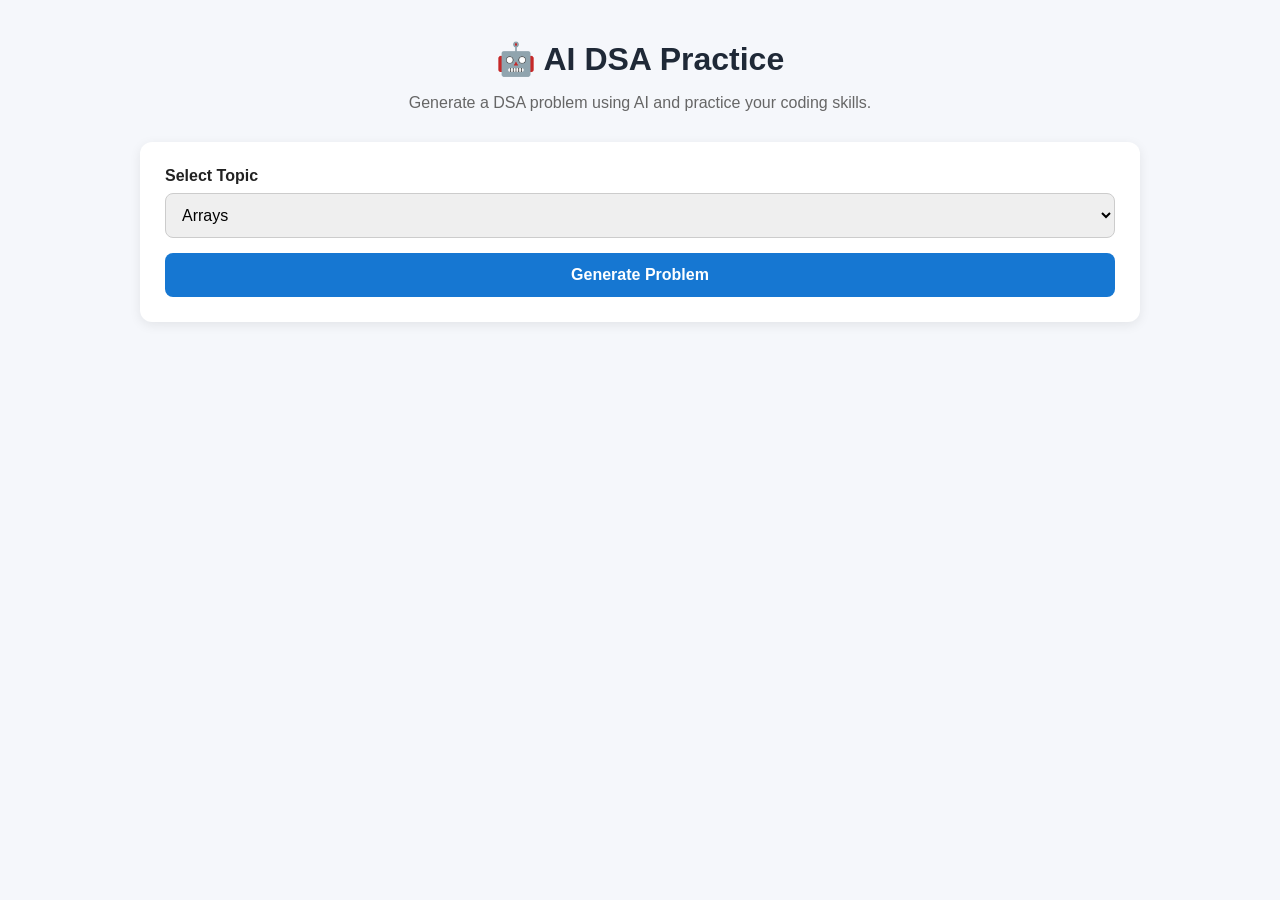
<file: HTML/aidsa.html>
<!DOCTYPE html>
<html lang="en">

<head>
    <meta charset="UTF-8">
    <meta name="viewport" content="width=device-width, initial-scale=1.0">

    <title>AI DSA Practice</title>

    <link rel="stylesheet" href="../CSS/aidsa.css">
</head>

<body>

    <div class="container">

        <h1>🤖 AI DSA Practice</h1>

        <p class="subtitle">
            Generate a DSA problem using AI and practice your coding skills.
        </p>

        <div class="setup">

            <label for="topic">
                Select Topic
            </label>

            <select id="topic">

                <option value="Arrays">
                    Arrays
                </option>

                <option value="Strings">
                    Strings
                </option>

                <option value="Linked List">
                    Linked List
                </option>

                <option value="Stack">
                    Stack
                </option>

                <option value="Queue">
                    Queue
                </option>

                <option value="Binary Search">
                    Binary Search
                </option>

                <option value="Trees">
                    Trees
                </option>

                <option value="Recursion">
                    Recursion
                </option>

                <option value="Sorting">
                    Sorting
                </option>

                <option value="Hashing">
                    Hashing
                </option>

            </select>

            <button id="generateBtn">
                Generate Problem
            </button>

        </div>

        <div id="loading">
            Generating problem...
        </div>

        <div id="result">

        </div>

    </div>

    <script src="../JS/aidsa.js"></script>

</body>

</html>
</file>
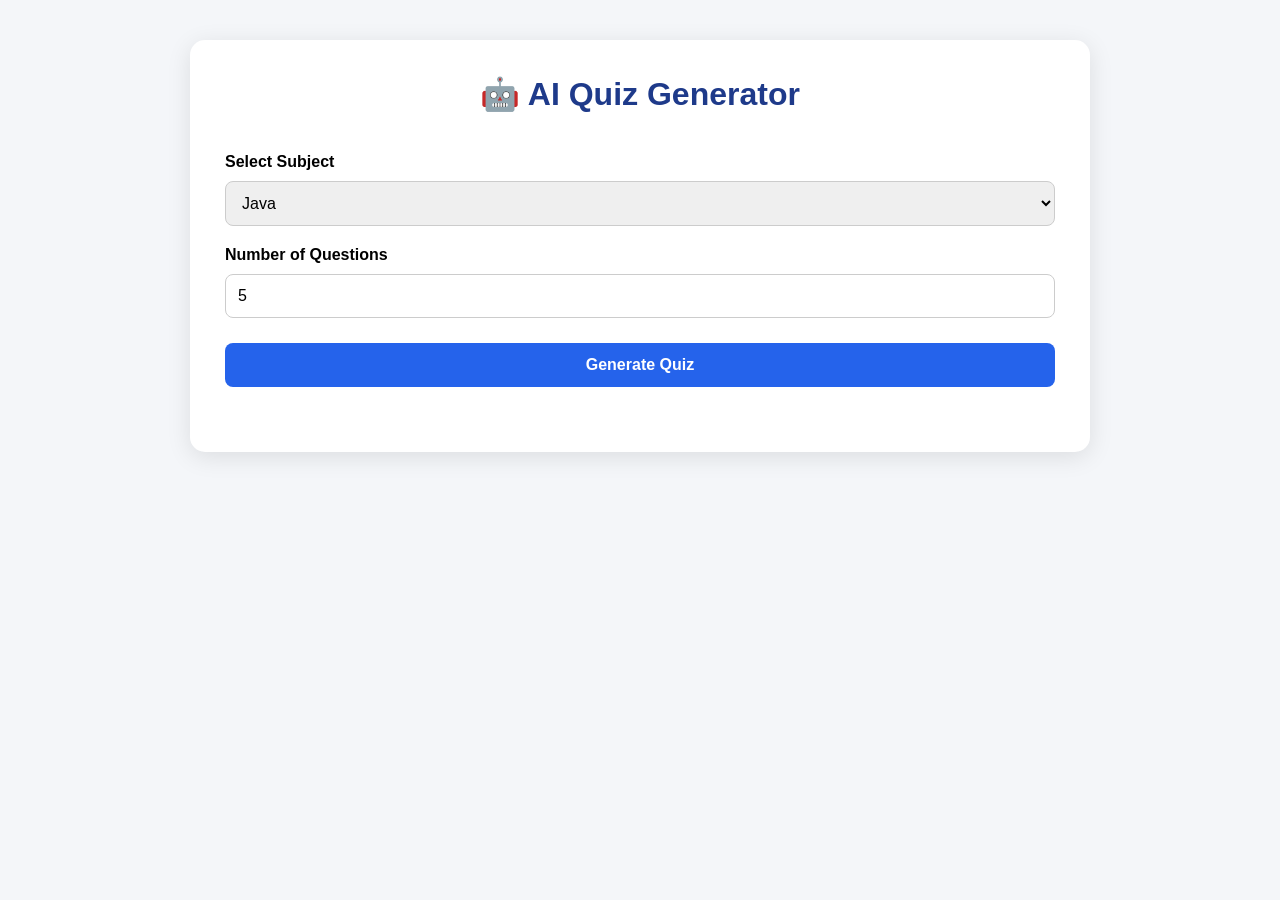
<file: HTML/aiquiz.html>
<!DOCTYPE html>
<html lang="en">

<head>
    <meta charset="UTF-8">
    <meta name="viewport" content="width=device-width, initial-scale=1.0">

    <title>AI Quiz</title>

    <link rel="stylesheet" href="../CSS/aiquiz.css">
</head>

<body>

    <div class="quiz-container">

        <h1>🤖 AI Quiz Generator</h1>

        <div id="setup">

            <label for="subject">Select Subject</label>

            <select id="subject">

                <option value="Java">Java</option>
                <option value="Python">Python</option>
                <option value="C">C</option>
                <option value="SQL">SQL</option>
                <option value="DBMS">DBMS</option>
                <option value="OS">Operating System</option>
                <option value="Computer Networks">Computer Networks</option>
                <option value="DSA">DSA</option>

            </select>

            <label for="numberOfQuestions">
                Number of Questions
            </label>

            <input
                type="number"
                id="numberOfQuestions"
                min="1"
                max="20"
                value="5"
            >

            <button id="generateBtn">
                Generate Quiz
            </button>

        </div>


        <div id="loading" class="loading hidden">
            🤖 Generating questions...
        </div>


        <div id="quizArea" class="hidden">

            <div id="scoreBox"></div>

            <div id="questionsContainer"></div>

            <button id="submitBtn">
                Submit Quiz
            </button>

            <div id="quizResult"></div>

        </div>

    </div>


    <script src="../JS/aiquiz.js"></script>

</body>

</html>
</file>
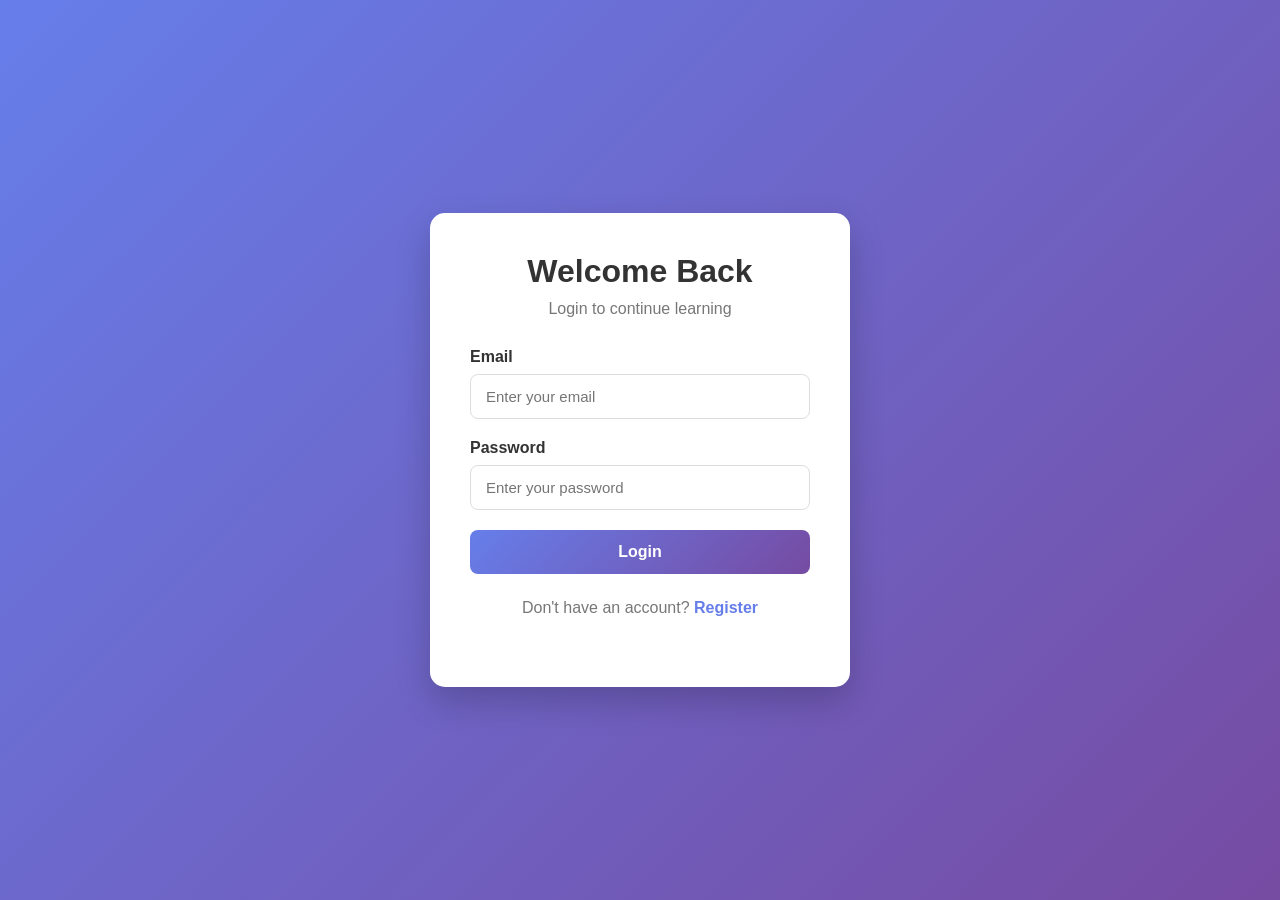
<file: HTML/courses.html>
<!DOCTYPE html>
<html lang="en">

<head>
    <meta charset="UTF-8">
    <meta name="viewport" content="width=device-width, initial-scale=1.0">

    <title>Courses - E-Learning</title>

    <link rel="stylesheet" href="../CSS/dashboard.css">
</head>

<body>

    <!-- Sidebar -->
    <div class="sidebar">

        <div class="logo">
            <h2>E-Learning</h2>
        </div>

        <ul class="nav-links">

            <li>
                <a href="dashboard.html">🏠 Dashboard</a>
            </li>

            <li class="active">
                <a href="courses.html">📚 Courses</a>
            </li>

            <li>
                <a href="mylearning.html">🎓 My Learning</a>
            </li>
             <li>
                <a href="quizsubjects.html">📝 Quiz</a>
            </li>

            <li>
                <a href="aiquiz.html">🤖 AI Quiz</a>
            </li>
            <li>
    <a href="studentprofile.html">👤 Student Profile</a>
</li>
 <li>
            <a href="aidsa.html">🧠 AI DSA Practice</a>
        </li>
        <li>
    <a href="results.html">📊 Results</a>
</li>

            <li>
                <a href="#" onclick="logout()">🚪 Logout</a>
            </li>

        </ul>

    </div>


    <!-- Main Content -->
    <div class="main-content">

        <div class="header">

            <div>
                <h1>Available Courses</h1>
                <p>Explore courses and start learning.</p>
            </div>

            <div class="user-info">
                <span id="userEmail"></span>
            </div>

        </div>


        <!-- Courses -->
        <div id="courseContainer" class="course-container">

            <p>Loading courses...</p>

        </div>

    </div>


    <script src="../JS/courses.js"></script>

</body>

</html>
</file>
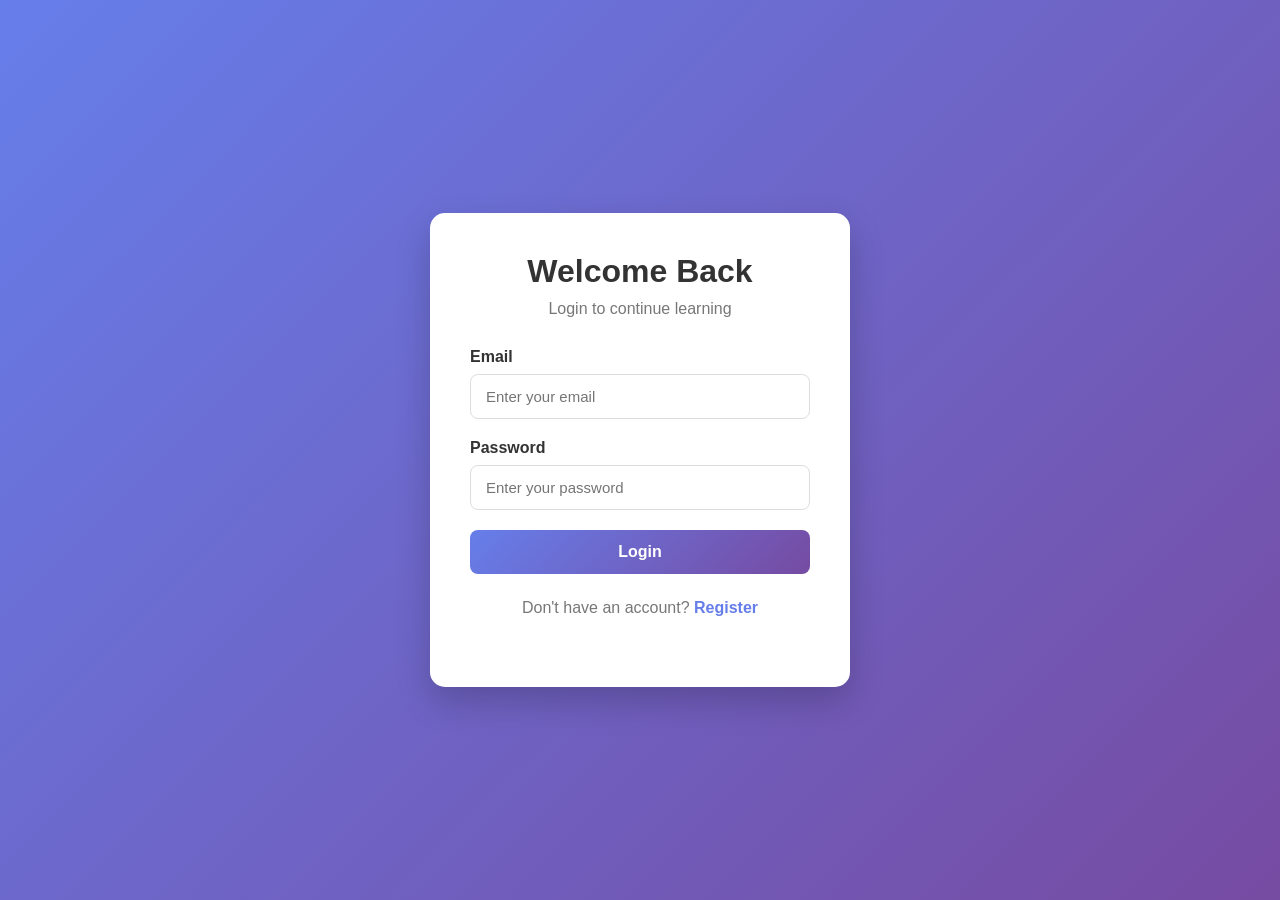
<file: HTML/dashboard.html>
<!DOCTYPE html>
<html lang="en">

<head>

    <meta charset="UTF-8">

    <meta name="viewport" content="width=device-width, initial-scale=1.0">

    <title>E-Learning Dashboard</title>

    <link rel="stylesheet" href="../CSS/dashboard.css">

</head>

<body>

    <!-- Sidebar -->

    <div class="sidebar">

        <div class="logo">
            <h2>E-Learning</h2>
        </div>

        <ul class="nav-links">

            <li class="active">
                <a href="dashboard.html">🏠 Dashboard</a>
            </li>

            <li>
                <a href="courses.html">📚 Courses</a>
            </li>

            <li>
                <a href="mylearning.html">🎓 My Learning</a>
            </li>

            <li>
                <a href="quizsubjects.html">📝 Quiz</a>
            </li>

            <li>
                <a href="aiquiz.html">🤖 AI Quiz</a>
            </li>

            <li>
                <a href="aidsa.html">🧠 AI DSA Practice</a>
            </li>

            <li>
                <a href="studentprofile.html">👤 Student Profile</a>
            </li>
            <li>
    <a href="results.html">📊 Results</a>
</li>

            <li>
                <a href="#" onclick="logout()">🚪 Logout</a>
            </li>

        </ul>

    </div>


    <!-- Main Content -->

    <div class="main-content">

        <!-- Header -->

        <div class="header">

            <div>

                <h1>Dashboard</h1>

                <p>
                    Welcome back! Continue your learning journey.
                </p>

            </div>

            <div class="user-info">

                <span id="userEmail">User</span>

            </div>

        </div>


        <!-- Statistics Cards -->

        <div class="stats-container">

            <div class="card">

                <h3>Total Courses</h3>

                <p id="totalCourses">0</p>

            </div>

            <div class="card">

                <h3>My Courses</h3>

                <p id="myCourses">0</p>

            </div>

            <div class="card">

                <h3>Total Students</h3>

                <p id="totalStudents">0</p>

            </div>

        </div>


        <!-- Welcome Section -->

        <div class="welcome-section">

            <h2>
                Start Learning Today 🚀
            </h2>

            <p>
                Explore new courses, improve your skills,
                and track your learning progress.
            </p>

            <a href="courses.html">

                <button class="explore-btn">
                    Explore Courses
                </button>

            </a>

        </div>


        <!-- Available Courses -->

        <div class="recent-section">

            <h2>
                Available Courses
            </h2>

            <div id="courseContainer"
                 class="course-container">

                <p>
                    Loading courses...
                </p>

            </div>

        </div>


        <!-- Recent Quiz Results -->

        <div class="recent-section">

            <h2>
                Recent Quiz Results
            </h2>

            <div id="quizResultContainer"
                 class="course-container">

                <p>
                    Loading quiz results...
                </p>

            </div>

        </div>


    </div>


    <script src="../JS/dashboard.js"></script>

</body>

</html>
</file>
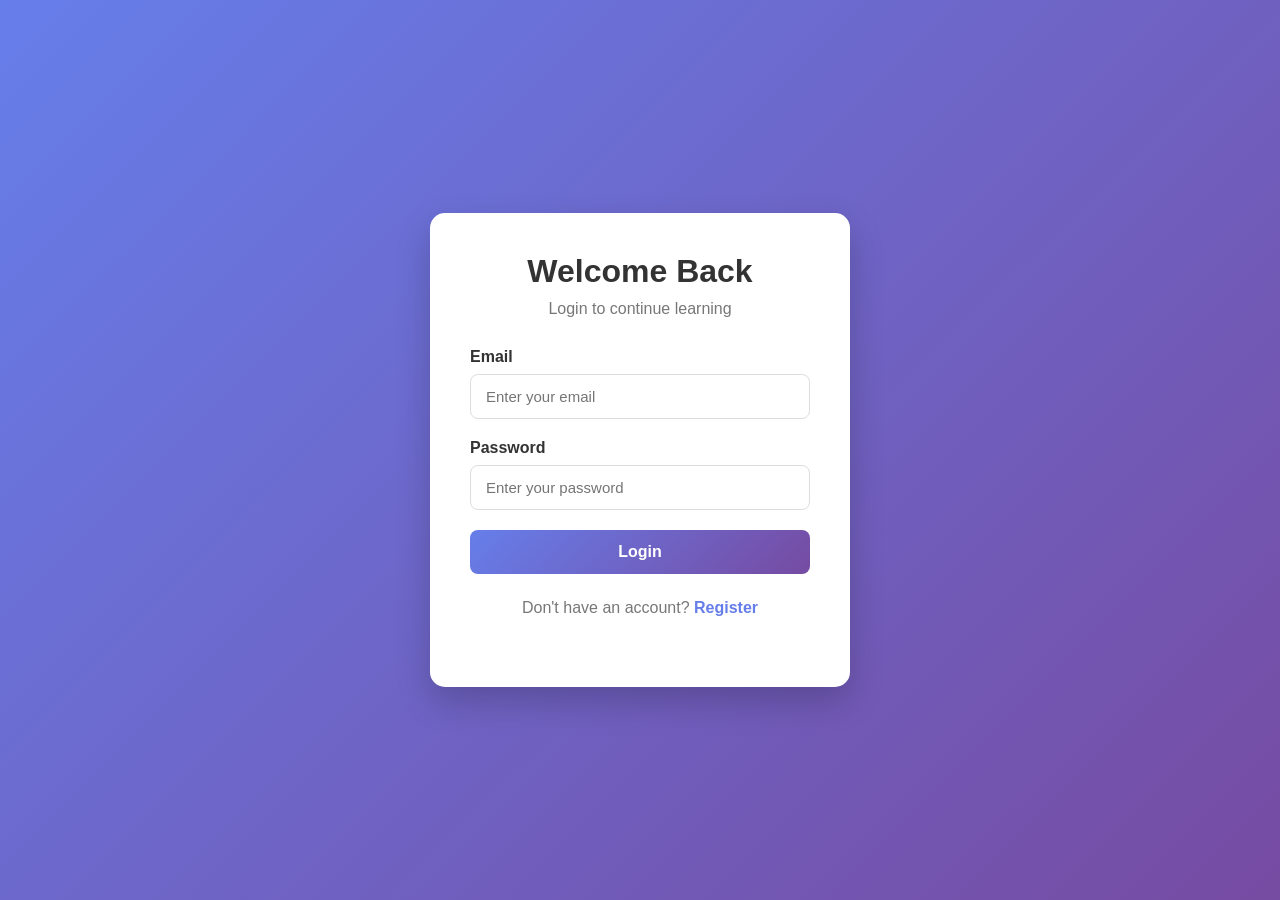
<file: HTML/login.html>
<!DOCTYPE html>
<html lang="en">
<head>
    <meta charset="UTF-8">
    <meta name="viewport" content="width=device-width, initial-scale=1.0">

    <title>Login - E-Learning</title>

    <link rel="stylesheet" href="../CSS/style.css">
</head>

<body>

    <div class="container">

        <div class="register-box">

            <h1>Welcome Back</h1>
            <p>Login to continue learning</p>

            <form id="loginfrm">

                <div class="input-group">
                    <label>Email</label>
                    <input 
                        type="email" 
                        id="email" 
                        placeholder="Enter your email" 
                        required
                    >
                </div>

                <div class="input-group">
                    <label>Password</label>
                    <input 
                        type="password" 
                        id="password" 
                        placeholder="Enter your password" 
                        required
                    >
                </div>

                <button type="submit">Login</button>

            </form>

            <p class="login-text">
                Don't have an account?
                <a href="register.html">Register</a>
            </p>

        </div>

    </div>

    <script src="../JS/login.js"></script>

</body>
</html>
</file>
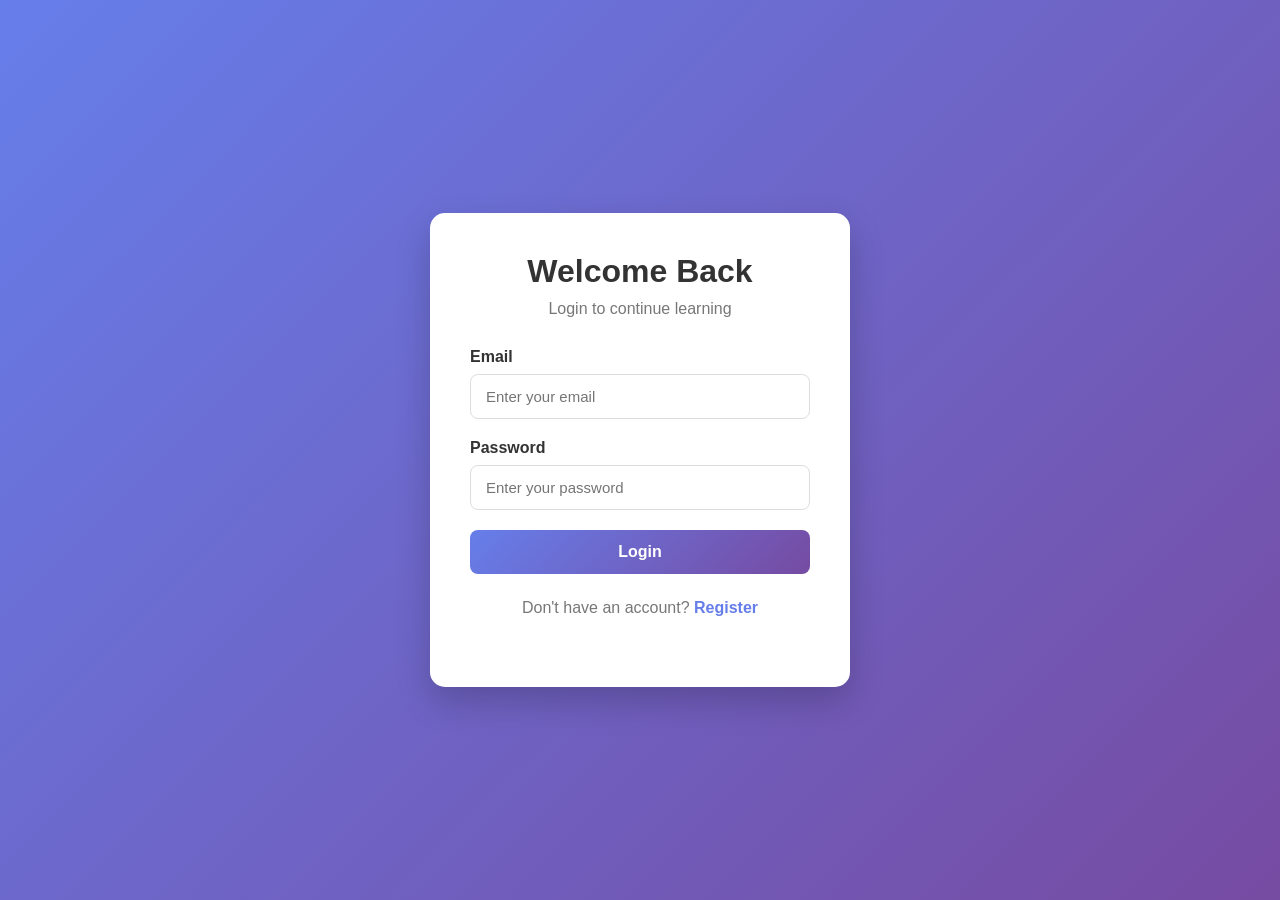
<file: HTML/mylearning.html>
<!DOCTYPE html>
<html lang="en">

<head>
    <meta charset="UTF-8">
    <meta name="viewport" content="width=device-width, initial-scale=1.0">

    <title>My Learning</title>

    <link rel="stylesheet" href="../CSS/mylearning.css">
</head>

<body>

    <!-- Sidebar -->
    <div class="sidebar">

        <div class="logo">
            <h2>E-Learning</h2>
        </div>

        <ul class="nav-links">

            <li>
                <a href="dashboard.html">🏠 Dashboard</a>
            </li>

            <li>
                <a href="courses.html">📚 Courses</a>
            </li>

            <li class="active">
                <a href="mylearning.html">🎓 My Learning</a>
            </li>

            <li>
                <a href="quizsubjects.html">📝 Quiz</a>
            </li>

            <li>
                <a href="aiquiz.html">🤖 AI Quiz</a>
            </li>

            <li>
                <a href="aidsa.html">🧠 AI DSA Practice</a>
            </li>

            <li>
                <a href="studentprofile.html">👤 Student Profile</a>
            </li>
            <li>
    <a href="results.html">📊 Results</a>
</li>

            <li>
                <a href="#" onclick="logout()">🚪 Logout</a>
            </li>

        </ul>

    </div>


    <!-- Main Content -->
    <div class="main-content">

        <div class="header">

            <div>
                <h1>My Learning</h1>
                <p>View your enrolled courses, materials and quiz performance.</p>
            </div>

            <div class="user-info">
                <span id="userEmail">User</span>
            </div>

        </div>


        <!-- Enrolled Courses -->
        <div class="learning-section">

            <h2>📚 My Enrolled Courses</h2>

            <div id="courseContainer" class="course-container">

                <p>Loading your courses...</p>

            </div>

        </div>


        <!-- Course Materials -->
        <div class="learning-section">

            <h2>📖 Course Materials</h2>

            <div id="materialContainer" class="material-container">

                <p>Select an enrolled course to view its materials.</p>

            </div>

        </div>


        <!-- Quiz Results -->
        <div class="learning-section">

            <h2>📝 Quiz Results</h2>

            <div id="quizResultContainer" class="quiz-result-container">

                <p>Loading your quiz results...</p>

            </div>

        </div>

    </div>


    <script src="../JS/mylearning.js"></script>

</body>

</html>
</file>
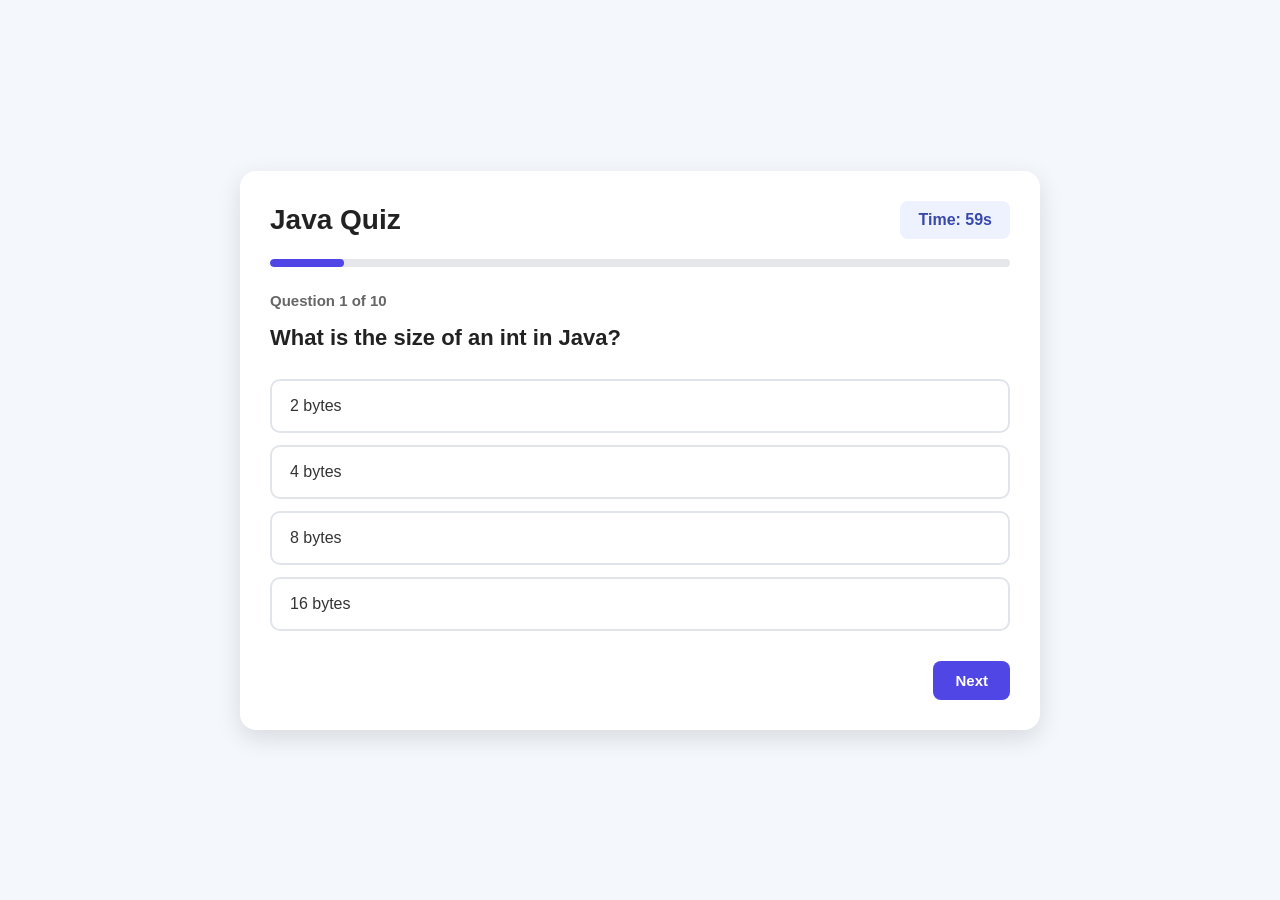
<file: HTML/quiz.html>
<!DOCTYPE html>
<html lang="en">
<head>
    <meta charset="UTF-8">
    <meta name="viewport" content="width=device-width, initial-scale=1.0">
    <title>Quiz</title>
    <link rel="stylesheet" href="../CSS/quiz.css">
</head>

<body>

    <div class="quiz-container">

        <div class="quiz-header">
            <div class="quiz-title" id="quizTitle">
                Quiz
            </div>

            <div class="timer">
                Time: <span id="timer">60</span>s
            </div>
        </div>

        <div class="progress-container">
            <div class="progress-bar" id="progressBar"></div>
        </div>

        <div class="question-number" id="questionNumber">
            Question 1 of 10
        </div>

        <div class="question" id="question">
            Loading question...
        </div>

        <div class="options" id="options">
        </div>

        <div class="buttons">

            <button class="previous-btn" id="previousBtn">
                Previous
            </button>

            <button class="next-btn" id="nextBtn">
                Next
            </button>

            <button class="submit-btn" id="submitBtn">
                Submit Quiz
            </button>

        </div>

    </div>

    <script src="../JS/quiz.js"></script>

</body>
</html>
</file>
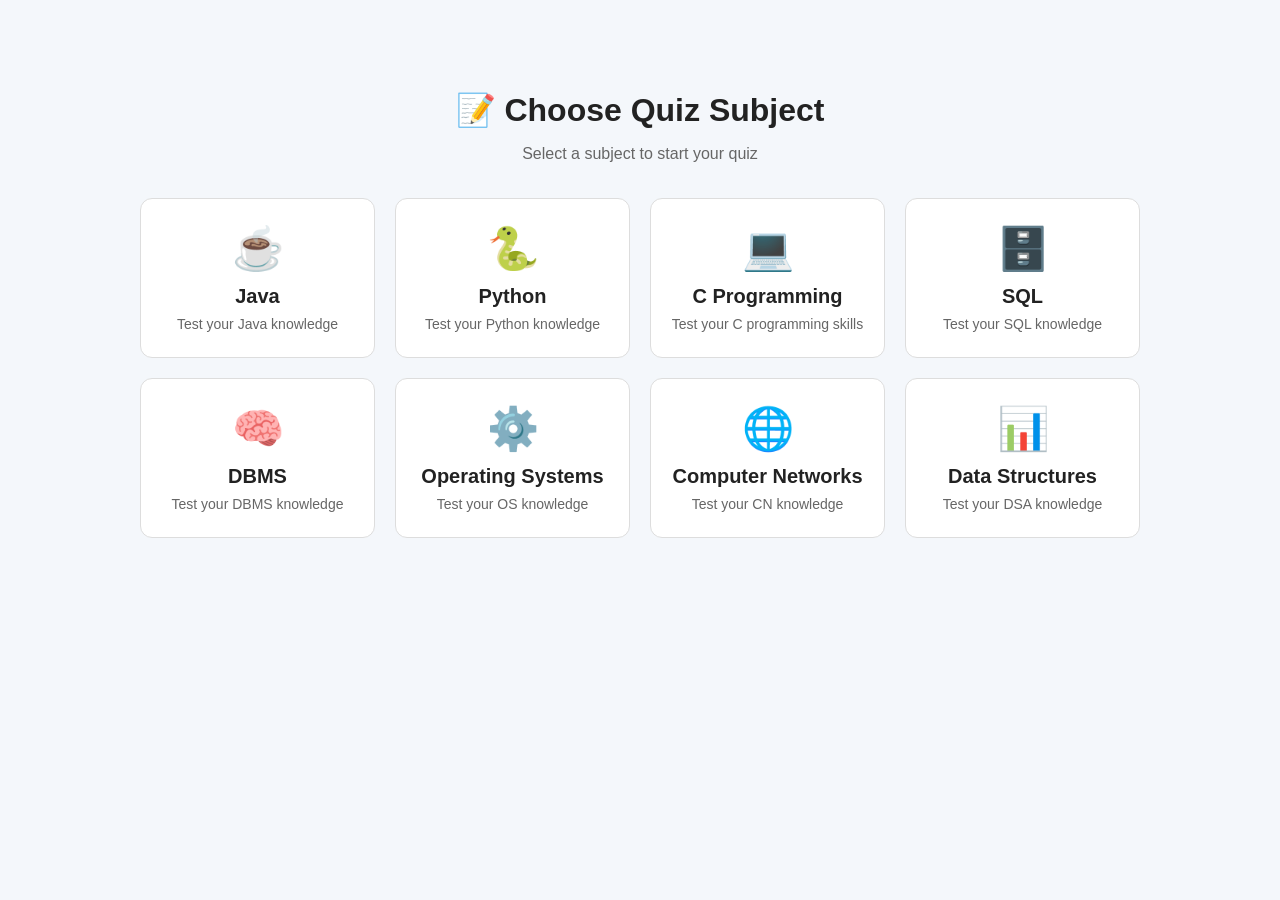
<file: HTML/quizsubjects.html>
<!DOCTYPE html>
<html lang="en">

<head>

    <meta charset="UTF-8">

    <meta name="viewport" content="width=device-width, initial-scale=1.0">

    <title>Choose Quiz Subject</title>

    <link rel="stylesheet" href="../CSS/quizsubjects.css">

</head>

<body>

    <div class="subject-container">

        <h1>📝 Choose Quiz Subject</h1>

        <p>Select a subject to start your quiz</p>


        <div class="subjects">

            <a href="#" class="subject-card" data-subject="Java">

                <div class="subject-icon">☕</div>

                <h2>Java</h2>

                <p>Test your Java knowledge</p>

            </a>


            <a href="#" class="subject-card" data-subject="Python">

                <div class="subject-icon">🐍</div>

                <h2>Python</h2>

                <p>Test your Python knowledge</p>

            </a>


            <a href="#" class="subject-card" data-subject="C">

                <div class="subject-icon">💻</div>

                <h2>C Programming</h2>

                <p>Test your C programming skills</p>

            </a>


            <a href="#" class="subject-card" data-subject="SQL">

                <div class="subject-icon">🗄️</div>

                <h2>SQL</h2>

                <p>Test your SQL knowledge</p>

            </a>


            <a href="#" class="subject-card" data-subject="DBMS">

                <div class="subject-icon">🧠</div>

                <h2>DBMS</h2>

                <p>Test your DBMS knowledge</p>

            </a>


            <a href="#" class="subject-card" data-subject="Operating Systems">

                <div class="subject-icon">⚙️</div>

                <h2>Operating Systems</h2>

                <p>Test your OS knowledge</p>

            </a>


            <a href="#" class="subject-card" data-subject="Computer Networks">

                <div class="subject-icon">🌐</div>

                <h2>Computer Networks</h2>

                <p>Test your CN knowledge</p>

            </a>


            <a href="#" class="subject-card" data-subject="Data Structures">

                <div class="subject-icon">📊</div>

                <h2>Data Structures</h2>

                <p>Test your DSA knowledge</p>

            </a>

        </div>

    </div>


    <script src="../JS/quizsubjects.js"></script>

</body>

</html>
</file>
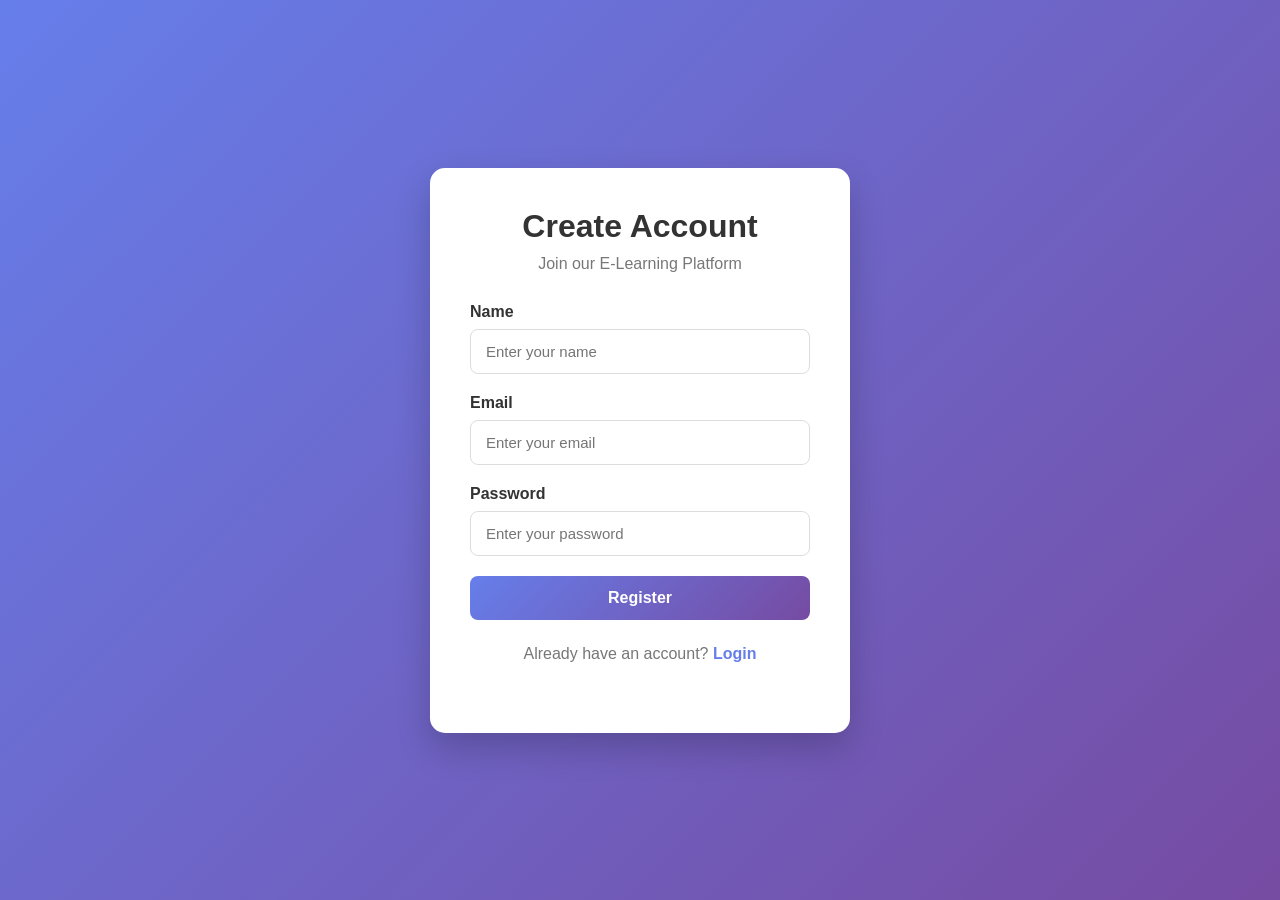
<file: HTML/register.html>
<!DOCTYPE html>
<html lang="en">

<head>
    <meta charset="UTF-8">
    <meta name="viewport" content="width=device-width, initial-scale=1.0">

    <title>Register</title>

    <link rel="stylesheet" href="../CSS/style.css">
</head>

<body>

    <div class="container">

        <div class="register-box">

            <h1>Create Account</h1>
            <p>Join our E-Learning Platform</p>

            <form id="registerfrm">

                <div class="input-group">
                    <label>Name</label>
                    <input type="text" id="name" placeholder="Enter your name" required>
                </div>

                <div class="input-group">
                    <label>Email</label>
                    <input type="email" id="email" placeholder="Enter your email" required>
                </div>

                <div class="input-group">
                    <label>Password</label>
                    <input type="password" id="password" placeholder="Enter your password" required>
                </div>

                <button type="submit">Register</button>

            </form>

            <p class="login-text">
                Already have an account?
                <a href="login.html">Login</a>
            </p>

        </div>

    </div>

    <script src="../JS/register.js"></script>

</body>
</html>
</file>
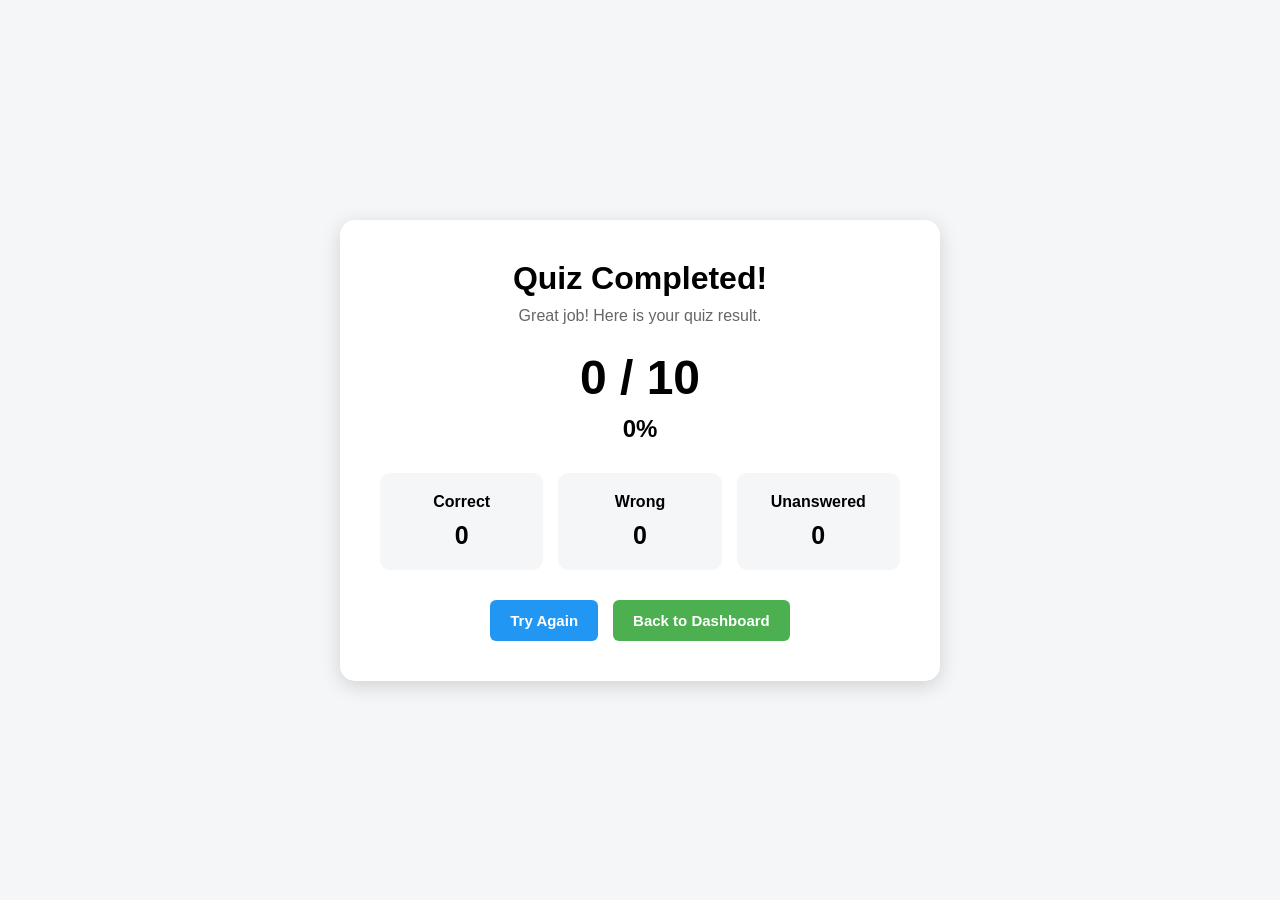
<file: HTML/result.html>
<!DOCTYPE html>
<html lang="en">
<head>
    <meta charset="UTF-8">
    <meta name="viewport" content="width=device-width, initial-scale=1.0">
    <title>Quiz Result</title>
    <link rel="stylesheet" href="../CSS/result.css">
</head>

<body>

    <div class="result-container">

        <h1>Quiz Completed!</h1>

        <p class="result-message">
            Great job! Here is your quiz result.
        </p>

        <div class="score">
            <span id="score">0</span> / <span id="total">10</span>
        </div>

        <div class="percentage">
            <span id="percentage">0</span>%
        </div>

        <div class="result-details">

            <div class="result-box">
                <h3>Correct</h3>
                <p id="correct">0</p>
            </div>

            <div class="result-box">
                <h3>Wrong</h3>
                <p id="wrong">0</p>
            </div>

            <div class="result-box">
                <h3>Unanswered</h3>
                <p id="unanswered">0</p>
            </div>

        </div>

        <div class="result-buttons">

            <button id="tryAgain">
                Try Again
            </button>

            <button id="dashboard">
                Back to Dashboard
            </button>

        </div>

    </div>

    <script src="../JS/result.js"></script>

</body>
</html>
</file>
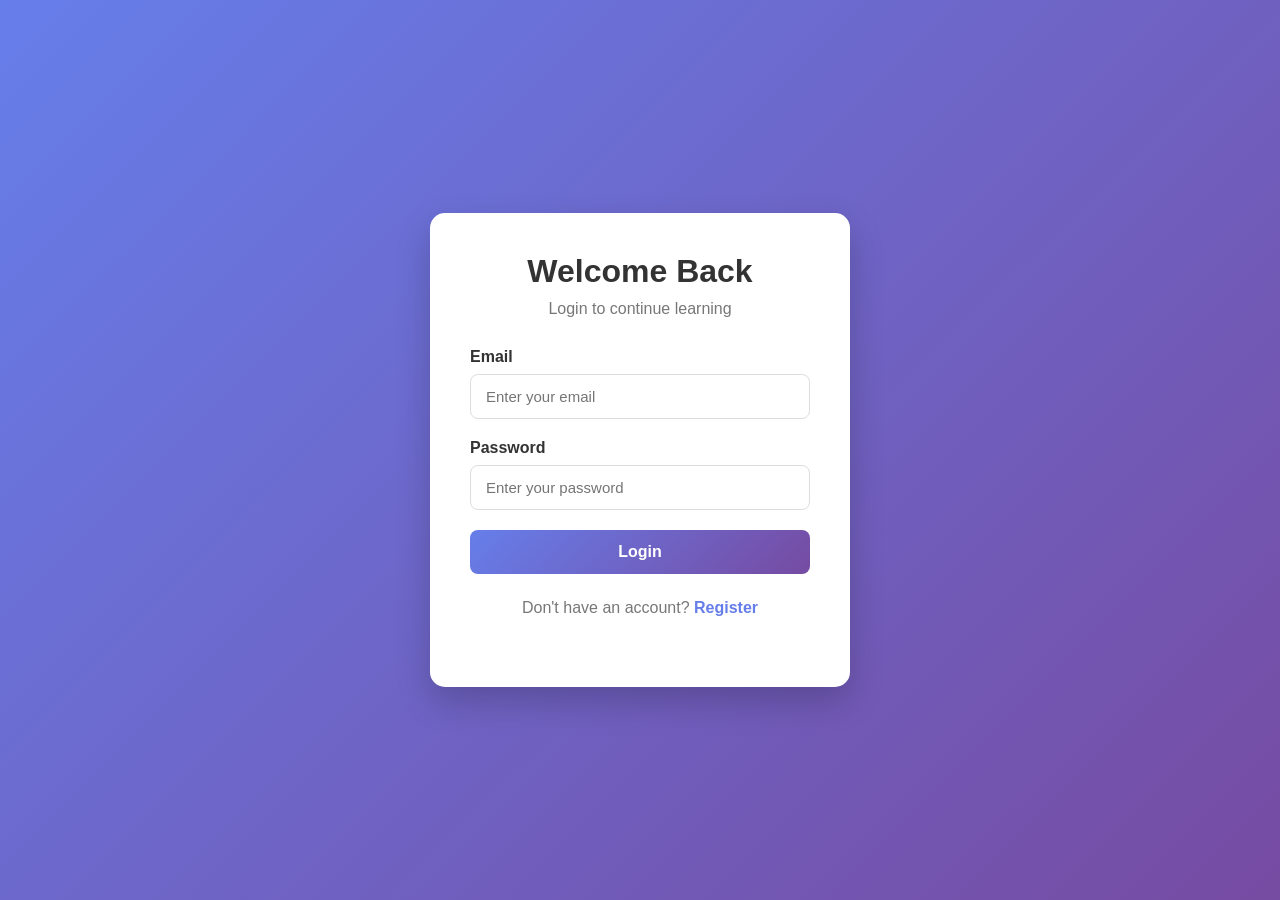
<file: HTML/results.html>
<!DOCTYPE html>
<html lang="en">

<head>
    <meta charset="UTF-8">
    <meta name="viewport" content="width=device-width, initial-scale=1.0">

    <title>Quiz Results</title>

    <link rel="stylesheet" href="../CSS/results.css">
</head>

<body>

    <!-- Sidebar -->

    <div class="sidebar">

        <div class="logo">
            <h2>E-Learning</h2>
        </div>

        <ul class="nav-links">

            <li>
                <a href="dashboard.html">🏠 Dashboard</a>
            </li>

            <li>
                <a href="courses.html">📚 Courses</a>
            </li>

            <li>
                <a href="mylearning.html">🎓 My Learning</a>
            </li>

            <li>
                <a href="quizsubjects.html">📝 Quiz</a>
            </li>

            <li>
                <a href="aiquiz.html">🤖 AI Quiz</a>
            </li>

            <li>
                <a href="aidsa.html">🧠 AI DSA Practice</a>
            </li>

            <li class="active">
                <a href="results.html">📊 Results</a>
            </li>

            <li>
                <a href="studentprofile.html">👤 Student Profile</a>
            </li>

            <li>
                <a href="#" onclick="logout()">🚪 Logout</a>
            </li>

        </ul>

    </div>


    <!-- Main Content -->

    <div class="main-content">

        <div class="header">

            <div>
                <h1>Quiz Results</h1>

                <p>
                    View your complete quiz result history.
                </p>
            </div>

            <div class="user-info">
                <span id="userEmail">User</span>
            </div>

        </div>


        <!-- Results Section -->

        <div class="results-section">

            <h2>My Results</h2>

            <div class="table-container">

                <table>

                    <thead>

                        <tr>
                            <th>Subject</th>
                            <th>Quiz Type</th>
                            <th>Score</th>
                            <th>Total</th>
                            <th>Percentage</th>
                            <th>Date</th>
                        </tr>

                    </thead>

                    <tbody id="resultsTable">

                        <tr>
                            <td colspan="6">
                                Loading results...
                            </td>
                        </tr>

                    </tbody>

                </table>

            </div>

        </div>

    </div>


    <script src="../JS/results.js"></script>

</body>

</html>
</file>
<file: CSS/aidsa.css>
* {
    box-sizing: border-box;
}

body {
    margin: 0;
    font-family: Arial, sans-serif;
    background: #f5f7fb;
    color: #222;
}

.container {
    width: 90%;
    max-width: 1000px;
    margin: 40px auto;
}

h1 {
    text-align: center;
    color: #1f2937;
    margin-bottom: 10px;
}

.subtitle {
    text-align: center;
    color: #666;
    margin-bottom: 30px;
}

.setup {
    background: white;
    padding: 25px;
    border-radius: 12px;
    box-shadow: 0 3px 12px rgba(0, 0, 0, 0.08);
}

.setup label {
    display: block;
    margin-bottom: 8px;
    font-weight: bold;
}

select {
    width: 100%;
    padding: 12px;
    border: 1px solid #ccc;
    border-radius: 8px;
    margin-bottom: 15px;
    font-size: 16px;
}

#generateBtn {
    width: 100%;
    padding: 13px;
    border: none;
    border-radius: 8px;
    background: #1677d2;
    color: white;
    font-size: 16px;
    font-weight: bold;
    cursor: pointer;
}

#generateBtn:hover {
    background: #125fac;
}

#loading {
    display: none;
    text-align: center;
    margin: 25px 0;
    font-weight: bold;
    color: #1677d2;
}

.dsa-result {
    margin-top: 30px;
}

.dsa-result h2 {
    margin-top: 30px;
    border-left: 5px solid #1677d2;
    padding-left: 10px;
}

.problem-box,
.explanation-box,
.approach-box {
    background: white;
    padding: 20px;
    border-radius: 10px;
    line-height: 1.7;
    box-shadow: 0 2px 10px rgba(0, 0, 0, 0.07);
}

.examples-container {
    display: flex;
    flex-direction: column;
    gap: 20px;
}

.example-box {
    background: white;
    padding: 20px;
    border-radius: 10px;
    box-shadow: 0 2px 10px rgba(0, 0, 0, 0.07);
}

.example-box h3 {
    margin-top: 0;
    color: #1677d2;
}

.example-item {
    margin-top: 15px;
}

.example-item strong {
    display: block;
    margin-bottom: 7px;
}

.example-item pre {
    background: #f1f3f5;
    padding: 12px;
    border-radius: 6px;
    white-space: pre-wrap;
    overflow-x: auto;
}

.example-item p {
    line-height: 1.6;
}

.language-buttons {
    display: flex;
    gap: 10px;
    margin-bottom: 10px;
}

.language-btn {
    flex: 1;
    padding: 12px;
    border: none;
    border-radius: 7px;
    background: #e5e7eb;
    cursor: pointer;
    font-weight: bold;
}

.language-btn.active {
    background: #1677d2;
    color: white;
}

.solution-container {
    background: #111827;
    border-radius: 10px;
    overflow-x: auto;
}

.solution-container pre {
    margin: 0;
    padding: 20px;
    color: #f8fafc;
    font-family: Consolas, monospace;
    line-height: 1.6;
    white-space: pre;
}

.error-box {
    margin-top: 30px;
    background: #fee2e2;
    color: #991b1b;
    padding: 20px;
    border-radius: 10px;
}
</file>
<file: CSS/aiquiz.css>
* {
    box-sizing: border-box;
    margin: 0;
    padding: 0;
}


body {
    font-family: Arial, sans-serif;
    background: #f4f6f9;
    min-height: 100vh;
    padding: 40px 20px;
}


.quiz-container {
    max-width: 900px;
    margin: auto;
    background: white;
    padding: 35px;
    border-radius: 15px;
    box-shadow: 0 5px 25px rgba(0, 0, 0, 0.1);
}


h1 {
    text-align: center;
    margin-bottom: 30px;
    color: #1e3a8a;
}


#setup {
    display: flex;
    flex-direction: column;
    gap: 10px;
    margin-bottom: 30px;
}


#setup label {
    font-weight: bold;
    margin-top: 10px;
}


select,
input[type="number"] {
    width: 100%;
    padding: 12px;
    border: 1px solid #ccc;
    border-radius: 8px;
    font-size: 16px;
}


button {
    border: none;
    padding: 13px 20px;
    border-radius: 8px;
    font-size: 16px;
    font-weight: bold;
    cursor: pointer;
}


#generateBtn {
    background: #2563eb;
    color: white;
    margin-top: 15px;
}


#generateBtn:hover {
    background: #1d4ed8;
}


#submitBtn {
    background: #1e293b;
    color: white;
    width: 100%;
    margin-top: 25px;
}


#submitBtn:disabled {
    background: #64748b;
    cursor: not-allowed;
}


.hidden {
    display: none;
}


.loading {
    text-align: center;
    font-size: 18px;
    font-weight: bold;
    padding: 20px;
}


.question-card {
    background: #ffffff;
    border: 1px solid #ddd;
    border-radius: 12px;
    padding: 25px;
    margin-bottom: 20px;
}


.question-card h3 {
    margin-bottom: 20px;
    color: #1f2937;
}


.options {
    display: flex;
    flex-direction: column;
    gap: 10px;
}


.option {
    display: flex;
    align-items: center;
    gap: 12px;
    padding: 14px;
    border: 1px solid #ddd;
    border-radius: 8px;
    cursor: pointer;
    transition: 0.2s;
}


.option:hover {
    background: #f8fafc;
}


.option input {
    cursor: pointer;
}


.correct-answer {
    background: #dcfce7 !important;
    border: 2px solid #16a34a !important;
    color: #166534;
    font-weight: bold;
}


.wrong-answer {
    background: #fee2e2 !important;
    border: 2px solid #dc2626 !important;
    color: #991b1b;
    font-weight: bold;
}


.score-card {
    background: #eff6ff;
    border: 2px solid #3b82f6;
    border-radius: 12px;
    padding: 25px;
    text-align: center;
    margin-bottom: 25px;
}


.score-card h2 {
    color: #1d4ed8;
    margin-bottom: 10px;
}


.score-card p {
    font-size: 20px;
    margin: 8px 0;
}


.answer-summary {
    margin-top: 20px;
    padding: 20px;
    background: #f8fafc;
    border-radius: 10px;
    text-align: center;
    line-height: 1.8;
}


@media (max-width: 600px) {

    body {
        padding: 15px;
    }

    .quiz-container {
        padding: 20px;
    }

    .question-card {
        padding: 18px;
    }

}
</file>
<file: CSS/dashboard.css>
* {
    margin: 0;
    padding: 0;
    box-sizing: border-box;
    font-family: Arial, sans-serif;
}
body {
    background-color: #f4f6f9;
    display: flex;
}
/* Sidebar */
.sidebar {
    width: 250px;
    height: 100vh;
    background: #1e293b;
    color: white;
    position: fixed;
    padding: 25px 15px;
}
.logo {
    text-align: center;
    margin-bottom: 40px;
}
.logo h2 {
    font-size: 24px;
}
/* Navigation */
.nav-links {
    list-style: none;
}
.nav-links li {
    margin: 15px 0;
}
.nav-links a {
    display: block;
    color: white;
    text-decoration: none;
    padding: 12px 15px;
    border-radius: 8px;
    transition: 0.3s;
}
.nav-links a:hover,
.nav-links .active a {
    background: #334155;
}
/* Main Content */
.main-content {
    margin-left: 250px;
    width: calc(100% - 250px);
    padding: 30px;
}
/* Header */
.header {
    display: flex;
    justify-content: space-between;
    align-items: center;
    margin-bottom: 30px;
}
.header h1 {
    color: #1e293b;
}
.header p {
    color: #64748b;
    margin-top: 5px;
}
.user-info {
    background: white;
    padding: 10px 18px;
    border-radius: 8px;
    box-shadow: 0 2px 8px rgba(0,0,0,0.08);
}
/* Statistics Cards */
.stats-container {
    display: grid;
    grid-template-columns: repeat(3, 1fr);
    gap: 20px;
    margin-bottom: 30px;
}
.card {
    background: white;
    padding: 25px;
    border-radius: 12px;
    box-shadow: 0 3px 10px rgba(0,0,0,0.08);
}
.card h3 {
    color: #64748b;
    font-size: 16px;
}
.card p {
    font-size: 32px;
    font-weight: bold;
    color: #1e293b;
    margin-top: 10px;
}
/* Welcome Section */
.welcome-section {
    background: #2563eb;
    color: white;
    padding: 35px;
    border-radius: 12px;
    margin-bottom: 30px;
}
.welcome-section h2 {
    margin-bottom: 10px;
}
.welcome-section p {
    margin-bottom: 20px;
}
.explore-btn {
    background: white;
    color: #2563eb;
    border: none;
    padding: 12px 20px;
    border-radius: 7px;
    cursor: pointer;
    font-size: 15px;
    font-weight: bold;
}
.explore-btn:hover {
    background: #e2e8f0;
}
/* Courses */
.recent-section h2 {
    margin-bottom: 20px;
    color: #1e293b;
}
.course-container {
    display: grid;
    grid-template-columns: repeat(3, 1fr);
    gap: 20px;
}
.course-card {
    background: white;
    padding: 20px;
    border-radius: 10px;
    box-shadow: 0 3px 10px rgba(0,0,0,0.08);
}
.course-card h3 {
    color: #1e293b;
    margin-bottom: 10px;
}
.course-card p {
    color: #64748b;
    margin-bottom: 15px;
}
.course-card button {
    background: #2563eb;
    color: white;
    border: none;
    padding: 10px 15px;
    border-radius: 6px;
    cursor: pointer;
}
.course-card button:hover {
    background: #1d4ed8;
}
/* Responsive Design */
@media (max-width: 900px) {
    .stats-container {
        grid-template-columns: 1fr;
    }
    .course-container {
        grid-template-columns: 1fr;
    }
}
@media (max-width: 600px) {
    .sidebar {
        width: 200px;
    }
    .main-content {
        margin-left: 200px;
        width: calc(100% - 200px);
        padding: 20px;
    }
}
</file>
<file: CSS/style.css>
* {
    box-sizing: border-box;
    margin: 0;
    padding: 0;
    font-family: Arial, sans-serif;
}
body {
    min-height: 100vh;
    background: linear-gradient(135deg, #667eea, #764ba2);
    display: flex;
    justify-content: center;
    align-items: center;
}
.container {
    width: 100%;
    display: flex;
    justify-content: center;
    align-items: center;
    padding: 20px;
}
.register-box {
    width: 100%;
    max-width: 420px;
    background: white;
    padding: 40px;
    border-radius: 15px;
    box-shadow: 0 15px 35px rgba(0, 0, 0, 0.2);
}
.register-box h1 {
    text-align: center;
    margin-bottom: 10px;
    color: #333;
}
.register-box > p {
    text-align: center;
    color: #777;
    margin-bottom: 30px;
}
.input-group {
    margin-bottom: 20px;
}
.input-group label {
    display: block;
    margin-bottom: 8px;
    font-weight: 600;
    color: #333;
}
.input-group input {
    width: 100%;
    padding: 13px 15px;
    border: 1px solid #ddd;
    border-radius: 8px;
    font-size: 15px;
    outline: none;
    transition: 0.3s;
}
.input-group input:focus {
    border-color: #667eea;
    box-shadow: 0 0 0 3px rgba(102, 126, 234, 0.15);
}
.register-box button {
    width: 100%;
    padding: 13px;
    border: none;
    border-radius: 8px;
    background: linear-gradient(135deg, #667eea, #764ba2);
    color: white;
    font-size: 16px;
    font-weight: bold;
    cursor: pointer;
    transition: 0.3s;
}
.register-box button:hover {
    transform: translateY(-2px);
    box-shadow: 0 7px 15px rgba(102, 126, 234, 0.3);
}
.login-text {
    margin-top: 25px;
    text-align: center;
    color: #666;
}
.login-text a {
    color: #667eea;
    text-decoration: none;
    font-weight: bold;
}
.login-text a:hover {
    text-decoration: underline;
}
@media (max-width: 480px) {
    .register-box {
        padding: 30px 20px;
    }
    .register-box h1 {
        font-size: 26px;
    }
}
</file>
<file: CSS/mylearning.css>
* {
    margin: 0;
    padding: 0;
    box-sizing: border-box;
    font-family: Arial, sans-serif;
}

body {
    background: #f5f7fb;
    display: flex;
}

.sidebar {
    width: 240px;
    height: 100vh;
    background: #1e293b;
    position: fixed;
    left: 0;
    top: 0;
    padding: 25px 15px;
}

.logo {
    text-align: center;
    margin-bottom: 35px;
}

.logo h2 {
    color: white;
}

.nav-links {
    list-style: none;
}

.nav-links li {
    margin: 8px 0;
}

.nav-links a {
    display: block;
    text-decoration: none;
    color: #cbd5e1;
    padding: 14px 15px;
    border-radius: 8px;
    font-size: 15px;
}

.nav-links a:hover,
.nav-links .active a {
    background: #334155;
    color: white;
}

.main-content {
    margin-left: 240px;
    width: calc(100% - 240px);
    padding: 30px;
}

.header {
    display: flex;
    justify-content: space-between;
    align-items: center;
    margin-bottom: 35px;
}

.header h1 {
    font-size: 30px;
    color: #1e293b;
    margin-bottom: 8px;
}

.header p {
    color: #64748b;
}

.user-info {
    background: white;
    padding: 12px 20px;
    border-radius: 8px;
    box-shadow: 0 2px 8px rgba(0, 0, 0, 0.08);
}

.learning-section {
    background: white;
    padding: 25px;
    border-radius: 12px;
    box-shadow: 0 2px 10px rgba(0, 0, 0, 0.08);
}

.learning-section h2 {
    color: #1e293b;
    margin-bottom: 25px;
}

.course-container {
    display: grid;
    grid-template-columns: repeat(auto-fit, minmax(250px, 1fr));
    gap: 20px;
}

.course-card {
    background: #f8fafc;
    border: 1px solid #e2e8f0;
    border-radius: 10px;
    padding: 20px;
}

.course-card h3 {
    color: #1e293b;
    margin-bottom: 10px;
}

.course-card p {
    color: #64748b;
    margin-bottom: 8px;
}

.course-card button {
    margin-top: 15px;
    padding: 10px 16px;
    border: none;
    border-radius: 6px;
    cursor: pointer;
    background: #2563eb;
    color: white;
}
.quiz-result-container {
    display: grid;
    grid-template-columns: repeat(2, 1fr);
    gap: 20px;
    margin-top: 20px;
}

.quiz-result-card {
    background: white;
    border-radius: 12px;
    padding: 20px;
    display: flex;
    align-items: center;
    gap: 15px;
    border: 1px solid #e5e7eb;
    box-shadow: 0 4px 12px rgba(0, 0, 0, 0.08);
    transition: 0.3s;
}

.quiz-result-card:hover {
    transform: translateY(-3px);
    box-shadow: 0 8px 18px rgba(0, 0, 0, 0.12);
}

.quiz-result-icon {
    font-size: 35px;
}

.quiz-result-info h3 {
    margin: 0 0 8px;
    font-size: 20px;
    color: #222;
}

.quiz-result-info p {
    margin: 0;
    color: #555;
    font-size: 16px;
    font-weight: bold;
}

@media (max-width: 700px) {

    .quiz-result-container {
        grid-template-columns: 1fr;
    }

}

.course-card button:hover {
    background: #1d4ed8;
}
</file>
<file: CSS/quiz.css>
* {
    box-sizing: border-box;
}

body {
    margin: 0;
    font-family: Arial, sans-serif;
    background: #f4f7fb;
    min-height: 100vh;
    display: flex;
    justify-content: center;
    align-items: center;
}

.quiz-container {
    width: 90%;
    max-width: 800px;
    background: white;
    padding: 30px;
    border-radius: 16px;
    box-shadow: 0 8px 25px rgba(0, 0, 0, 0.12);
}

.quiz-header {
    display: flex;
    justify-content: space-between;
    align-items: center;
    margin-bottom: 20px;
}

.quiz-title {
    font-size: 28px;
    font-weight: bold;
    color: #222;
}

.timer {
    background: #eef2ff;
    color: #3949ab;
    padding: 10px 18px;
    border-radius: 8px;
    font-weight: bold;
    font-size: 16px;
}

.progress-container {
    width: 100%;
    height: 8px;
    background: #e5e7eb;
    border-radius: 10px;
    overflow: hidden;
    margin-bottom: 25px;
}

.progress-bar {
    width: 10%;
    height: 100%;
    background: #4f46e5;
    border-radius: 10px;
    transition: width 0.3s ease;
}

.question-number {
    font-size: 15px;
    color: #666;
    margin-bottom: 12px;
    font-weight: bold;
}

.question {
    font-size: 22px;
    font-weight: bold;
    color: #222;
    line-height: 1.5;
    margin-bottom: 25px;
}

.options {
    display: flex;
    flex-direction: column;
    gap: 12px;
}

.option {
    width: 100%;
    padding: 16px 18px;
    border: 2px solid #e1e5eb;
    border-radius: 10px;
    background: white;
    cursor: pointer;
    text-align: left;
    font-size: 16px;
    color: #333;
    transition: all 0.2s ease;
}

.option:hover {
    border-color: #4f46e5;
    background: #f5f5ff;
    transform: translateY(-1px);
}

.option.correct {
    background: #dff6e4;
    border-color: #28a745;
    color: #176b2c;
    font-weight: bold;
}

.option.wrong {
    background: #fde2e2;
    border-color: #dc3545;
    color: #a71d2a;
    font-weight: bold;
}

.option.correct-answer {
    background: #dff6e4;
    border-color: #28a745;
    color: #176b2c;
    font-weight: bold;
}

.buttons {
    display: flex;
    justify-content: flex-end;
    gap: 12px;
    margin-top: 30px;
}

.buttons button {
    padding: 11px 22px;
    border: none;
    border-radius: 8px;
    cursor: pointer;
    font-size: 15px;
    font-weight: bold;
    transition: 0.2s;
}

.previous-btn {
    background: #e5e7eb;
    color: #333;
}

.previous-btn:hover {
    background: #d1d5db;
}

.next-btn {
    background: #4f46e5;
    color: white;
}

.next-btn:hover {
    background: #3730a3;
}

.submit-btn {
    background: #16a34a;
    color: white;
}

.submit-btn:hover {
    background: #15803d;
}

@media (max-width: 600px) {

    body {
        align-items: flex-start;
        padding-top: 30px;
    }

    .quiz-container {
        width: 94%;
        padding: 20px;
    }

    .quiz-header {
        flex-direction: column;
        align-items: flex-start;
        gap: 12px;
    }

    .quiz-title {
        font-size: 24px;
    }

    .question {
        font-size: 19px;
    }

    .buttons {
        justify-content: space-between;
    }

    .buttons button {
        padding: 10px 15px;
    }
}
</file>
<file: CSS/quizsubjects.css>
body {
    margin: 0;
    font-family: Arial, sans-serif;
    background: #f4f7fb;
}

.subject-container {
    max-width: 1000px;
    margin: 50px auto;
    padding: 20px;
}

.subject-container h1 {
    text-align: center;
    color: #222;
    margin-bottom: 10px;
}

.subject-container > p {
    text-align: center;
    color: #666;
    margin-bottom: 35px;
}

.subjects {
    display: grid;
    grid-template-columns: repeat(4, 1fr);
    gap: 20px;
}

.subject-card {
    background: white;
    padding: 25px 15px;
    border-radius: 12px;
    text-align: center;
    text-decoration: none;
    color: #222;
    border: 1px solid #ddd;
    transition: 0.3s;
}

.subject-card:hover {
    transform: translateY(-5px);
    box-shadow: 0 8px 20px rgba(0, 0, 0, 0.12);
}

.subject-icon {
    font-size: 42px;
    margin-bottom: 12px;
}

.subject-card h2 {
    margin: 8px 0;
    font-size: 20px;
}

.subject-card p {
    margin: 0;
    color: #666;
    font-size: 14px;
}

@media (max-width: 900px) {

    .subjects {
        grid-template-columns: repeat(2, 1fr);
    }

}

@media (max-width: 600px) {

    .subjects {
        grid-template-columns: 1fr;
    }

    .subject-container {
        margin: 20px auto;
    }

}
</file>
<file: CSS/result.css>
* {
    margin: 0;
    padding: 0;
    box-sizing: border-box;
}

body {
    font-family: Arial, sans-serif;
    background: #f4f6f8;
    min-height: 100vh;

    display: flex;
    justify-content: center;
    align-items: center;
}

.result-container {
    width: 90%;
    max-width: 600px;

    background: white;

    padding: 40px;

    border-radius: 15px;

    text-align: center;

    box-shadow: 0 5px 20px rgba(0, 0, 0, 0.15);
}

.result-container h1 {
    font-size: 32px;
    margin-bottom: 10px;
}

.result-message {
    color: #666;
    margin-bottom: 25px;
}

.score {
    font-size: 48px;
    font-weight: bold;
    margin-bottom: 10px;
}

.percentage {
    font-size: 24px;
    font-weight: bold;
    margin-bottom: 30px;
}

.result-details {
    display: flex;
    justify-content: space-between;
    gap: 15px;

    margin-bottom: 30px;
}

.result-box {
    flex: 1;

    padding: 20px;

    border-radius: 10px;

    background: #f4f6f8;
}

.result-box h3 {
    font-size: 16px;
    margin-bottom: 10px;
}

.result-box p {
    font-size: 25px;
    font-weight: bold;
}

.result-buttons {
    display: flex;
    justify-content: center;
    gap: 15px;
}

.result-buttons button {
    padding: 12px 20px;

    border: none;

    border-radius: 6px;

    cursor: pointer;

    font-size: 15px;

    font-weight: bold;
}

#tryAgain {
    background: #2196f3;
    color: white;
}

#dashboard {
    background: #4caf50;
    color: white;
}

.result-buttons button:hover {
    opacity: 0.85;
}

@media (max-width: 600px) {

    .result-container {
        padding: 25px;
    }

    .result-details {
        flex-direction: column;
    }

    .result-buttons {
        flex-direction: column;
    }
}
</file>
<file: CSS/results.css>
* {
    margin: 0;
    padding: 0;
    box-sizing: border-box;
}

body {
    font-family: Arial, sans-serif;
    background: #f5f7fb;
}


/* Sidebar */

.sidebar {
    width: 250px;
    height: 100vh;
    position: fixed;
    left: 0;
    top: 0;

    background: #1e293b;
    color: white;

    padding: 25px 15px;
}

.logo {
    text-align: center;
    margin-bottom: 35px;
}

.logo h2 {
    font-size: 24px;
}

.nav-links {
    list-style: none;
}

.nav-links li {
    margin-bottom: 10px;
}

.nav-links li a {
    display: block;

    padding: 13px 15px;

    color: white;
    text-decoration: none;

    border-radius: 8px;

    font-size: 15px;
}

.nav-links li a:hover {
    background: #334155;
}

.nav-links li.active a {
    background: #3b82f6;
}


/* Main Content */

.main-content {
    margin-left: 250px;
    padding: 30px;
}


/* Header */

.header {
    display: flex;
    justify-content: space-between;
    align-items: center;

    margin-bottom: 30px;
}

.header h1 {
    font-size: 30px;
    margin-bottom: 8px;
}

.header p {
    color: #64748b;
}

.user-info {
    background: white;
    padding: 12px 18px;
    border-radius: 8px;

    box-shadow: 0 2px 8px rgba(0, 0, 0, 0.08);
}


/* Results Section */

.results-section {
    background: white;

    padding: 25px;

    border-radius: 12px;

    box-shadow: 0 3px 12px rgba(0, 0, 0, 0.08);
}

.results-section h2 {
    margin-bottom: 20px;
}


/* Table */

.table-container {
    width: 100%;
    overflow-x: auto;
}

table {
    width: 100%;

    border-collapse: collapse;

    min-width: 750px;
}

thead {
    background: #1e293b;
    color: white;
}

th,
td {
    padding: 15px;

    text-align: center;

    border-bottom: 1px solid #e2e8f0;
}

th {
    font-size: 14px;
}

td {
    color: #334155;
}

tbody tr:hover {
    background: #f8fafc;
}


/* Empty / Loading */

#resultsTable td[colspan] {
    padding: 30px;

    color: #64748b;
}
</file>
